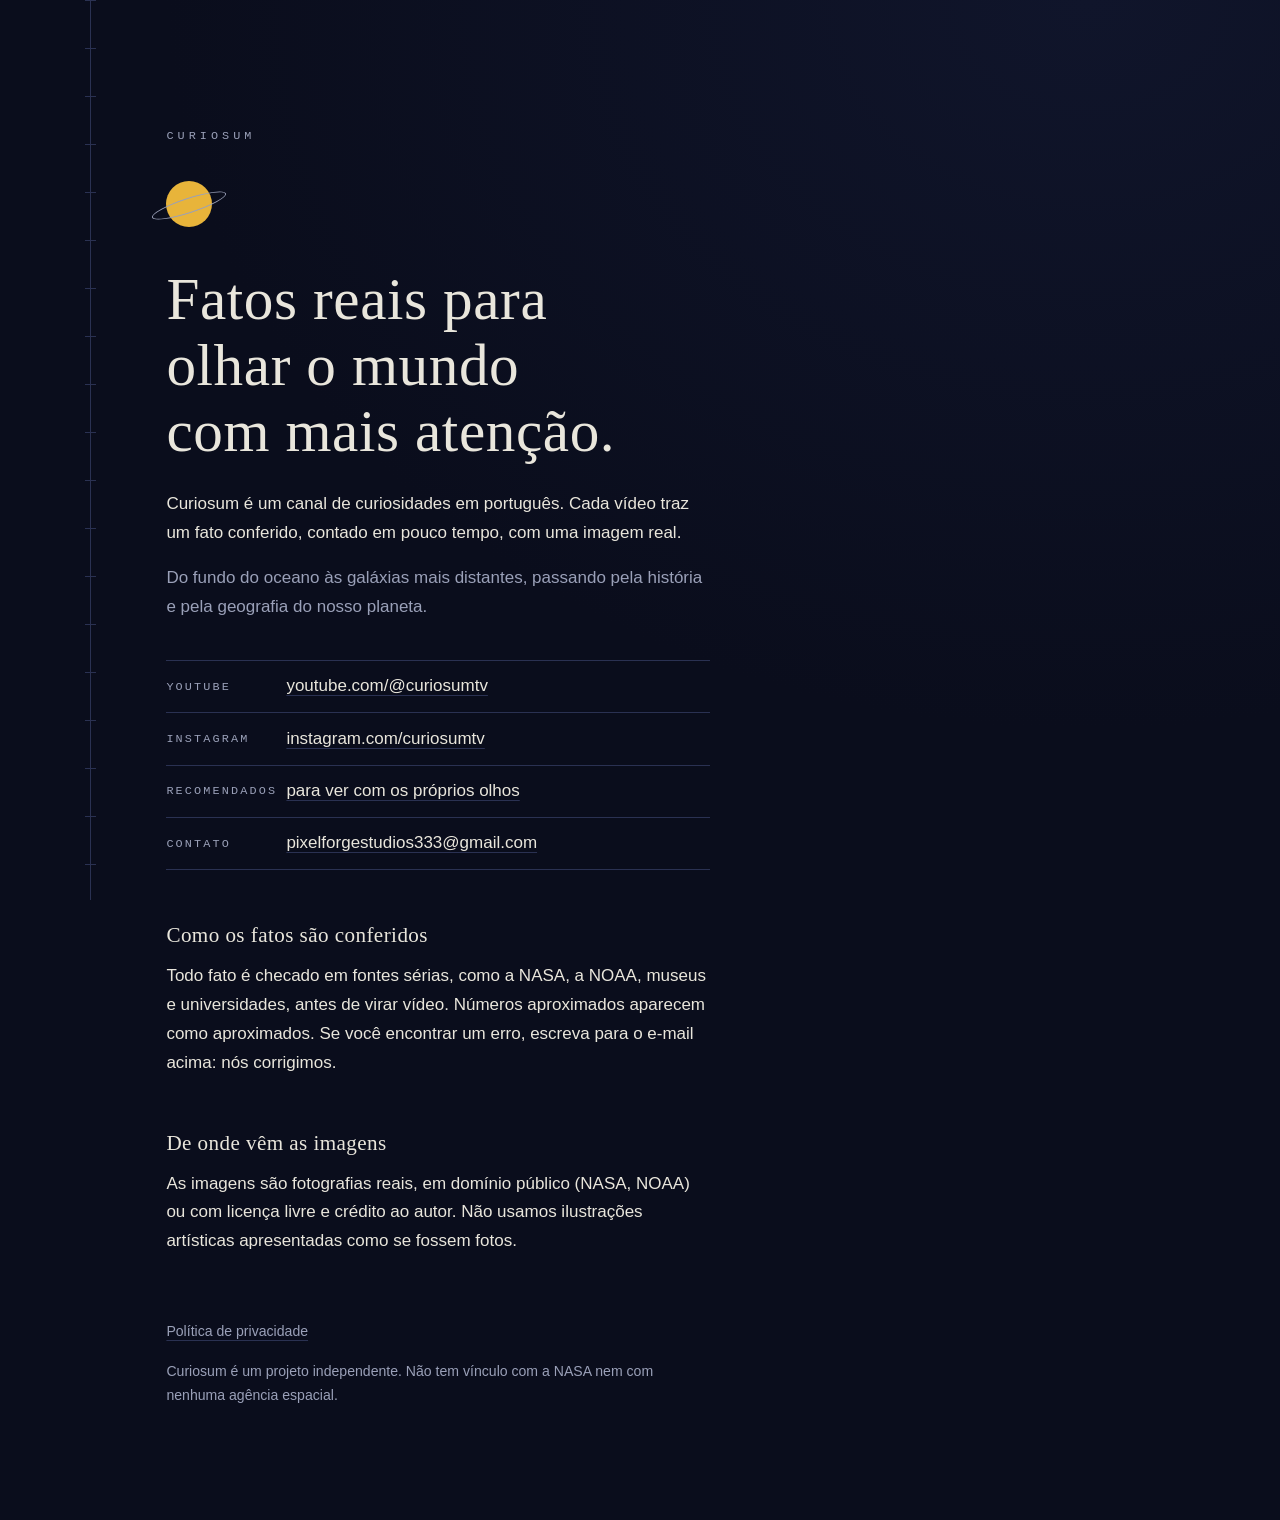
<file: index.html>
<!doctype html>
<html lang="pt-BR">
<head>
<meta charset="utf-8">
<meta name="viewport" content="width=device-width, initial-scale=1">
<title>Curiosum · fatos reais para pensar o mundo</title>
<meta name="description" content="Curiosum publica fatos conferidos sobre o mundo, do fundo do oceano às galáxias, com imagens reais, em vídeos novos todos os dias.">
<link rel="icon" href="data:image/svg+xml,%3Csvg xmlns='http://www.w3.org/2000/svg' viewBox='0 0 32 32'%3E%3Crect width='32' height='32' fill='%230a0d1c'/%3E%3Ccircle cx='16' cy='16' r='8' fill='%23e8b43a'/%3E%3C/svg%3E">
<link rel="stylesheet" href="style.css">
</head>
<body>
<div class="meridiano" aria-hidden="true"></div>
<main>
  <p class="marca">Curiosum</p>
  <div class="planeta" aria-hidden="true"></div>
  <h1>Fatos reais para olhar o mundo com mais atenção.</h1>
  <p>Curiosum é um canal de curiosidades em português. Cada vídeo traz um fato conferido, contado em pouco tempo, com uma imagem real.</p>
  <p class="fraco">Do fundo do oceano às galáxias mais distantes, passando pela história e pela geografia do nosso planeta.</p>

  <ul class="canais">
    <li><span>YouTube</span><a href="https://www.youtube.com/@curiosumtv">youtube.com/@curiosumtv</a></li>
    <li><span>Instagram</span><a href="https://www.instagram.com/curiosumtv/">instagram.com/curiosumtv</a></li>
    <li><span>Recomendados</span><a href="recomendados.html">para ver com os próprios olhos</a></li>
    <li><span>Contato</span><a href="mailto:pixelforgestudios333@gmail.com">pixelforgestudios333@gmail.com</a></li>
  </ul>

  <h2>Como os fatos são conferidos</h2>
  <p>Todo fato é checado em fontes sérias, como a NASA, a NOAA, museus e universidades, antes de virar vídeo. Números aproximados aparecem como aproximados. Se você encontrar um erro, escreva para o e-mail acima: nós corrigimos.</p>

  <h2>De onde vêm as imagens</h2>
  <p>As imagens são fotografias reais, em domínio público (NASA, NOAA) ou com licença livre e crédito ao autor. Não usamos ilustrações artísticas apresentadas como se fossem fotos.</p>

  <footer>
    <p><a href="privacidade.html">Política de privacidade</a></p>
    <p>Curiosum é um projeto independente. Não tem vínculo com a NASA nem com nenhuma agência espacial.</p>
  </footer>
</main>
</body>
</html>
</file>
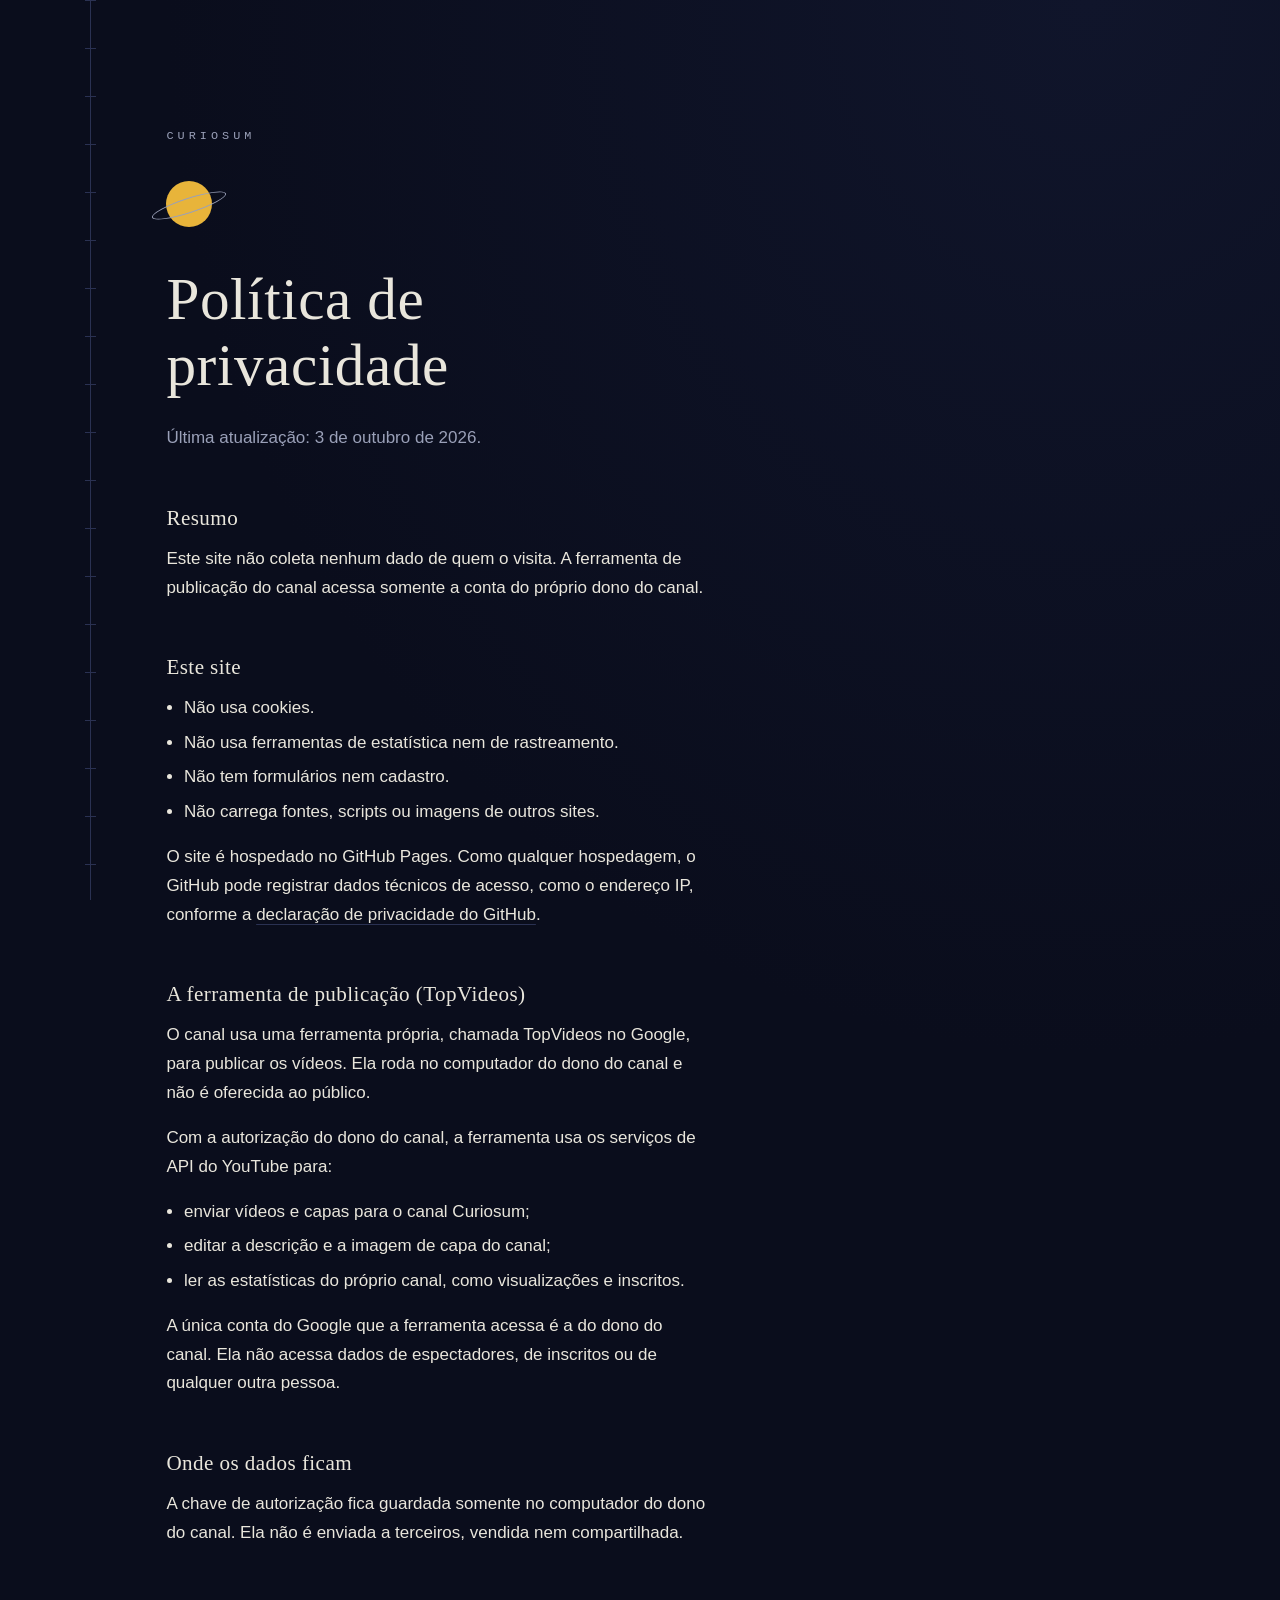
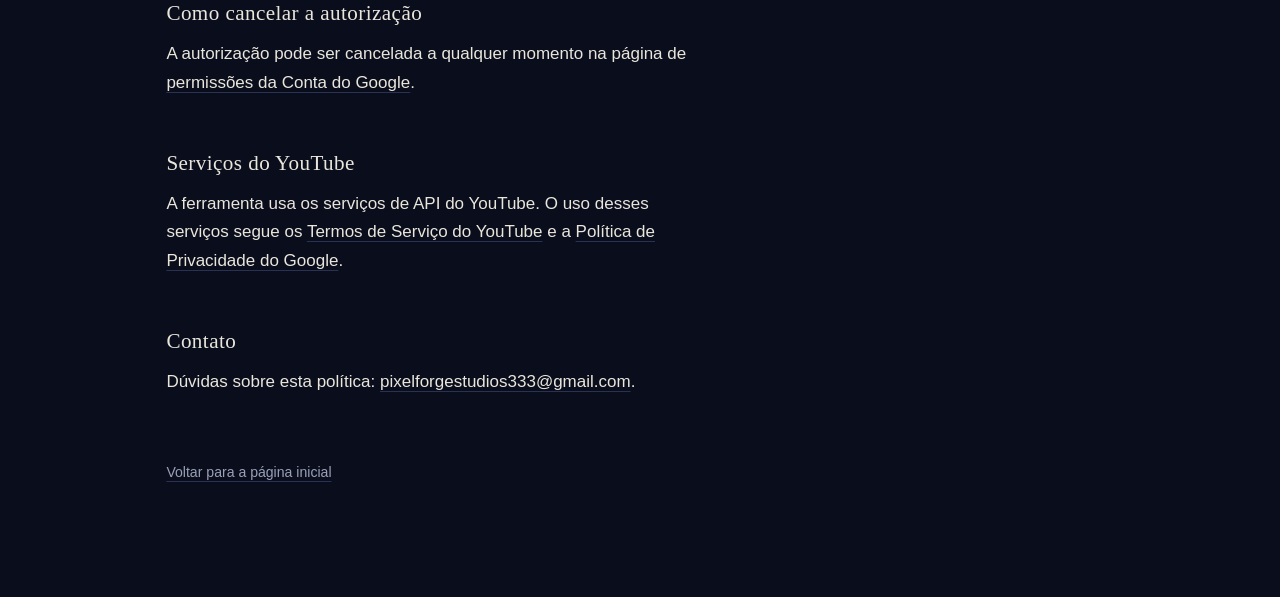
<file: privacidade.html>
<!doctype html>
<html lang="pt-BR">
<head>
<meta charset="utf-8">
<meta name="viewport" content="width=device-width, initial-scale=1">
<title>Política de privacidade · Curiosum</title>
<meta name="description" content="Política de privacidade do Curiosum e da ferramenta de publicação usada pelo canal.">
<link rel="icon" href="data:image/svg+xml,%3Csvg xmlns='http://www.w3.org/2000/svg' viewBox='0 0 32 32'%3E%3Crect width='32' height='32' fill='%230a0d1c'/%3E%3Ccircle cx='16' cy='16' r='8' fill='%23e8b43a'/%3E%3C/svg%3E">
<link rel="stylesheet" href="style.css">
</head>
<body>
<div class="meridiano" aria-hidden="true"></div>
<main>
  <p class="marca"><a href="index.html">Curiosum</a></p>
  <div class="planeta" aria-hidden="true"></div>
  <h1>Política de privacidade</h1>
  <p class="fraco">Última atualização: 3 de outubro de 2026.</p>

  <h2>Resumo</h2>
  <p>Este site não coleta nenhum dado de quem o visita. A ferramenta de publicação do canal acessa somente a conta do próprio dono do canal.</p>

  <h2>Este site</h2>
  <ul>
    <li>Não usa cookies.</li>
    <li>Não usa ferramentas de estatística nem de rastreamento.</li>
    <li>Não tem formulários nem cadastro.</li>
    <li>Não carrega fontes, scripts ou imagens de outros sites.</li>
  </ul>
  <p>O site é hospedado no GitHub Pages. Como qualquer hospedagem, o GitHub pode registrar dados técnicos de acesso, como o endereço IP, conforme a <a href="https://docs.github.com/pt/site-policy/privacy-policies/github-general-privacy-statement">declaração de privacidade do GitHub</a>.</p>

  <h2>A ferramenta de publicação (TopVideos)</h2>
  <p>O canal usa uma ferramenta própria, chamada TopVideos no Google, para publicar os vídeos. Ela roda no computador do dono do canal e não é oferecida ao público.</p>
  <p>Com a autorização do dono do canal, a ferramenta usa os serviços de API do YouTube para:</p>
  <ul>
    <li>enviar vídeos e capas para o canal Curiosum;</li>
    <li>editar a descrição e a imagem de capa do canal;</li>
    <li>ler as estatísticas do próprio canal, como visualizações e inscritos.</li>
  </ul>
  <p>A única conta do Google que a ferramenta acessa é a do dono do canal. Ela não acessa dados de espectadores, de inscritos ou de qualquer outra pessoa.</p>

  <h2>Onde os dados ficam</h2>
  <p>A chave de autorização fica guardada somente no computador do dono do canal. Ela não é enviada a terceiros, vendida nem compartilhada.</p>

  <h2>Como cancelar a autorização</h2>
  <p>A autorização pode ser cancelada a qualquer momento na página de <a href="https://myaccount.google.com/permissions">permissões da Conta do Google</a>.</p>

  <h2>Serviços do YouTube</h2>
  <p>A ferramenta usa os serviços de API do YouTube. O uso desses serviços segue os <a href="https://www.youtube.com/t/terms">Termos de Serviço do YouTube</a> e a <a href="https://policies.google.com/privacy">Política de Privacidade do Google</a>.</p>

  <h2>Contato</h2>
  <p>Dúvidas sobre esta política: <a href="mailto:pixelforgestudios333@gmail.com">pixelforgestudios333@gmail.com</a>.</p>

  <footer>
    <p><a href="index.html">Voltar para a página inicial</a></p>
  </footer>
</main>
</body>
</html>
</file>
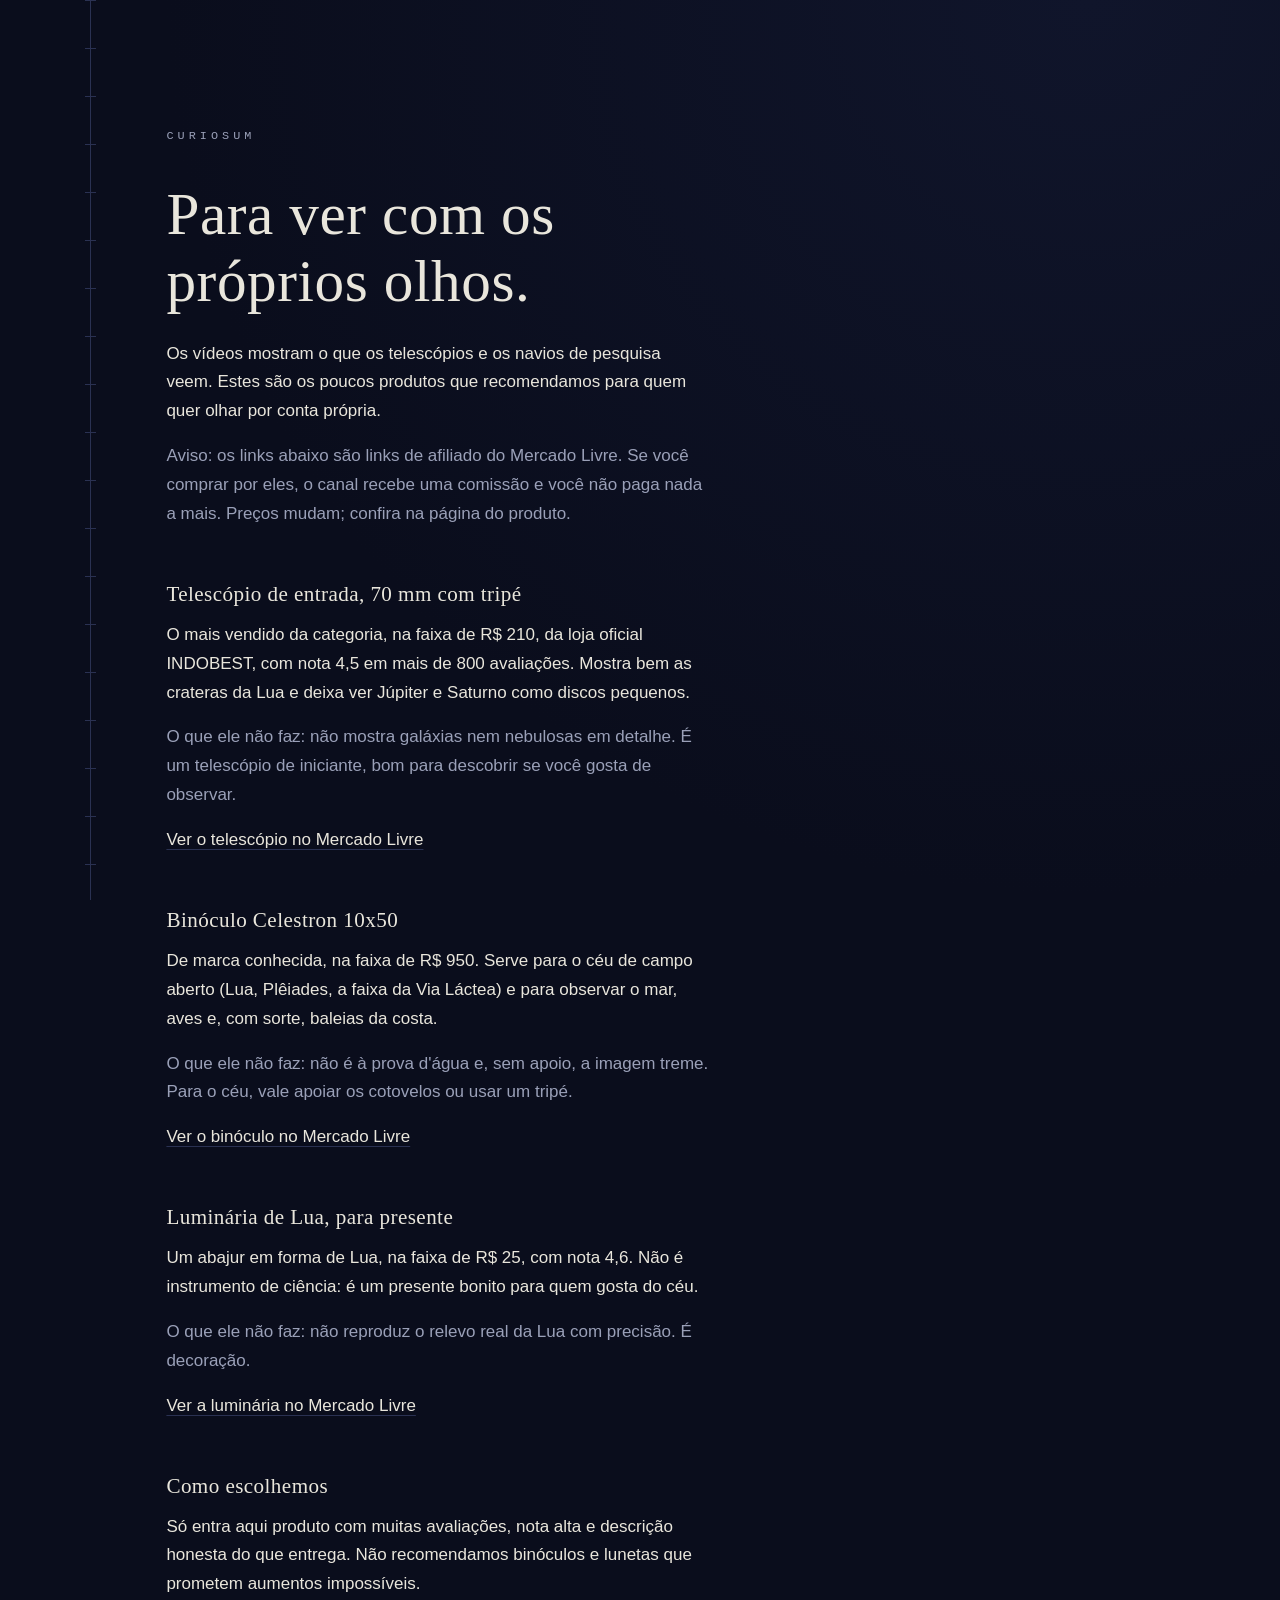
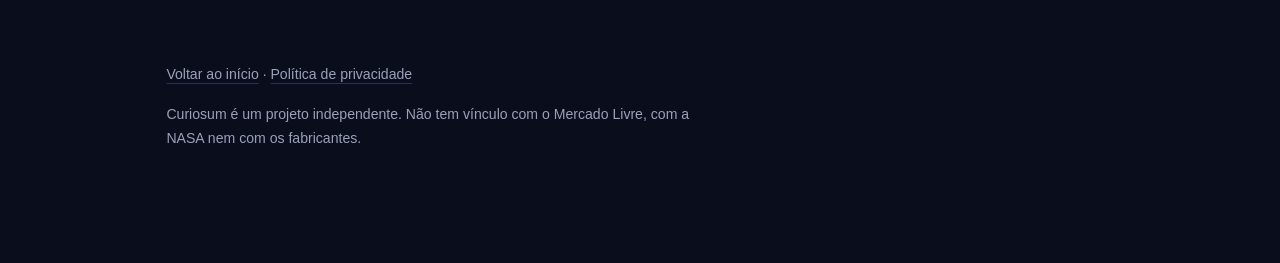
<file: recomendados.html>
<!doctype html>
<html lang="pt-BR">
<head>
<meta charset="utf-8">
<meta name="viewport" content="width=device-width, initial-scale=1">
<title>Curiosum · para ver com os próprios olhos</title>
<meta name="description" content="Os poucos produtos que o Curiosum recomenda para observar o céu e o mar, com ressalvas honestas. Links de afiliado do Mercado Livre.">
<link rel="icon" href="data:image/svg+xml,%3Csvg xmlns='http://www.w3.org/2000/svg' viewBox='0 0 32 32'%3E%3Crect width='32' height='32' fill='%230a0d1c'/%3E%3Ccircle cx='16' cy='16' r='8' fill='%23e8b43a'/%3E%3C/svg%3E">
<link rel="stylesheet" href="style.css">
</head>
<body>
<div class="meridiano" aria-hidden="true"></div>
<main>
  <p class="marca"><a href="index.html">Curiosum</a></p>
  <h1>Para ver com os próprios olhos.</h1>
  <p>Os vídeos mostram o que os telescópios e os navios de pesquisa veem. Estes são os poucos produtos que recomendamos para quem quer olhar por conta própria.</p>
  <p class="fraco">Aviso: os links abaixo são links de afiliado do Mercado Livre. Se você comprar por eles, o canal recebe uma comissão e você não paga nada a mais. Preços mudam; confira na página do produto.</p>

  <h2>Telescópio de entrada, 70 mm com tripé</h2>
  <p>O mais vendido da categoria, na faixa de R$ 210, da loja oficial INDOBEST, com nota 4,5 em mais de 800 avaliações. Mostra bem as crateras da Lua e deixa ver Júpiter e Saturno como discos pequenos.</p>
  <p class="fraco">O que ele não faz: não mostra galáxias nem nebulosas em detalhe. É um telescópio de iniciante, bom para descobrir se você gosta de observar.</p>
  <p><a href="https://meli.la/2JZ9RoV">Ver o telescópio no Mercado Livre</a></p>

  <h2>Binóculo Celestron 10x50</h2>
  <p>De marca conhecida, na faixa de R$ 950. Serve para o céu de campo aberto (Lua, Plêiades, a faixa da Via Láctea) e para observar o mar, aves e, com sorte, baleias da costa.</p>
  <p class="fraco">O que ele não faz: não é à prova d'água e, sem apoio, a imagem treme. Para o céu, vale apoiar os cotovelos ou usar um tripé.</p>
  <p><a href="https://meli.la/1Y2wApD">Ver o binóculo no Mercado Livre</a></p>

  <h2>Luminária de Lua, para presente</h2>
  <p>Um abajur em forma de Lua, na faixa de R$ 25, com nota 4,6. Não é instrumento de ciência: é um presente bonito para quem gosta do céu.</p>
  <p class="fraco">O que ele não faz: não reproduz o relevo real da Lua com precisão. É decoração.</p>
  <p><a href="https://meli.la/13geHgY">Ver a luminária no Mercado Livre</a></p>

  <h2>Como escolhemos</h2>
  <p>Só entra aqui produto com muitas avaliações, nota alta e descrição honesta do que entrega. Não recomendamos binóculos e lunetas que prometem aumentos impossíveis.</p>

  <footer>
    <p><a href="index.html">Voltar ao início</a> · <a href="privacidade.html">Política de privacidade</a></p>
    <p>Curiosum é um projeto independente. Não tem vínculo com o Mercado Livre, com a NASA nem com os fabricantes.</p>
  </footer>
</main>
</body>
</html>
</file>
<file: style.css>
/* Curiosum — céu noturno, um meridiano, um planeta. Sem fontes externas, sem scripts. */
:root {
  --ceu: #0a0d1c;
  --ceu-2: #10152b;
  --tinta: #e9e6dc;
  --tinta-fraca: #9aa0b8;
  --linha: #2a3152;
  --planeta: #e8b43a;
  --display: "Yu Mincho", "Hiragino Mincho ProN", "Songti SC", Georgia, "Times New Roman", serif;
  --corpo: "Yu Gothic", "Hiragino Kaku Gothic ProN", "Segoe UI", Helvetica, Arial, sans-serif;
  --mono: Consolas, "SF Mono", Menlo, monospace;
  color-scheme: dark;
}
* { box-sizing: border-box; }
html { background: var(--ceu); }
body {
  margin: 0;
  background: radial-gradient(120% 80% at 85% 0%, var(--ceu-2), var(--ceu) 60%);
  color: var(--tinta);
  font-family: var(--corpo);
  font-size: 17px;
  line-height: 1.7;
  min-height: 100vh;
}
::selection { background: var(--planeta); color: var(--ceu); }

/* o meridiano: única linha da página, com marcas de grau */
.meridiano {
  position: fixed; top: 0; bottom: 0; left: clamp(20px, 7vw, 96px);
  width: 1px; background: var(--linha);
}
.meridiano::before {
  content: ""; position: absolute; inset: 0; left: -5px; width: 11px;
  background: repeating-linear-gradient(to bottom, var(--linha) 0 1px, transparent 1px 48px);
}

main {
  max-width: 34rem;
  margin-left: clamp(52px, 13vw, 190px);
  margin-right: 20px;
  padding-block: clamp(56px, 14vh, 150px) 96px;
}

.marca {
  font-family: var(--mono); font-size: 0.74rem; letter-spacing: 0.34em;
  text-transform: uppercase; color: var(--tinta-fraca); margin: 0 0 2.2rem;
}
.marca a { color: inherit; text-decoration: none; }

h1 {
  font-family: var(--display); font-weight: 400;
  font-size: clamp(2.3rem, 6.4vw, 3.7rem); line-height: 1.12;
  letter-spacing: 0.01em; margin: 0 0 1.6rem; text-wrap: balance;
}
h2 {
  font-family: var(--display); font-weight: 400; font-size: 1.32rem;
  margin: 3rem 0 0.5rem; letter-spacing: 0.02em;
}
p { margin: 0 0 1rem; }
.fraco { color: var(--tinta-fraca); }
ul { padding-left: 1.1rem; margin: 0 0 1rem; }
li { margin-bottom: 0.35rem; }

a { color: var(--tinta); text-decoration-color: var(--linha); text-underline-offset: 4px; }
a:hover, a:focus-visible { text-decoration-color: var(--planeta); }
a:focus-visible { outline: 1px solid var(--planeta); outline-offset: 3px; }

/* o planeta: único acento, uma vez por tela */
.planeta {
  width: 46px; height: 46px; margin-bottom: 2.4rem; position: relative;
  border-radius: 50%; background: var(--planeta);
}
.planeta::after {
  content: ""; position: absolute; left: -16px; right: -16px; top: 50%;
  height: 13px; margin-top: -6.5px; border: 1px solid var(--tinta-fraca);
  border-radius: 50%; transform: rotate(-18deg);
}

.canais { list-style: none; padding: 0; margin: 2.4rem 0 0; }
.canais li { display: grid; grid-template-columns: 6.5rem 1fr; gap: 1rem; padding: 0.7rem 0; border-top: 1px solid var(--linha); margin: 0; }
.canais li:last-child { border-bottom: 1px solid var(--linha); }
.canais span { font-family: var(--mono); font-size: 0.74rem; letter-spacing: 0.18em; text-transform: uppercase; color: var(--tinta-fraca); padding-top: 0.28rem; }

footer { margin-top: 4rem; font-size: 0.88rem; color: var(--tinta-fraca); }
footer a { color: var(--tinta-fraca); }

@media (max-width: 480px) {
  body { font-size: 16px; }
  .canais li { grid-template-columns: 1fr; gap: 0.1rem; }
}
</file>
